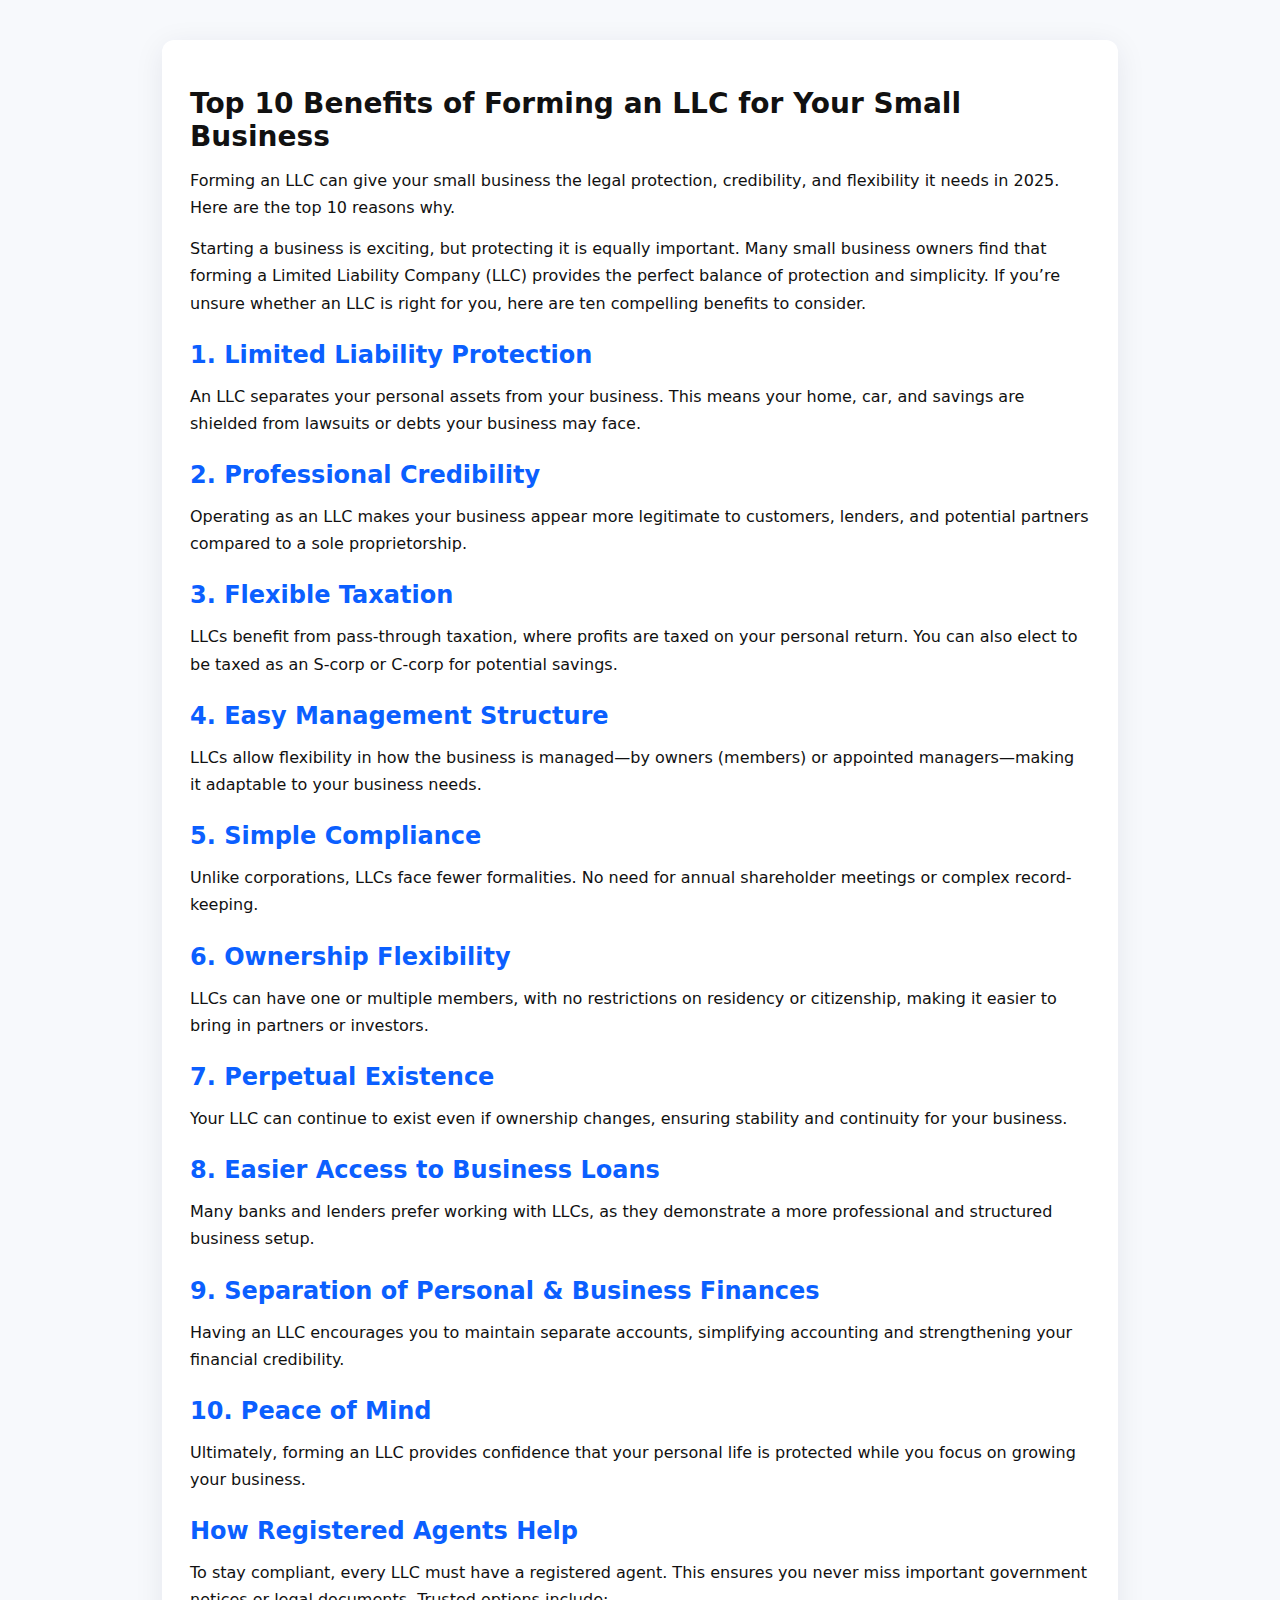
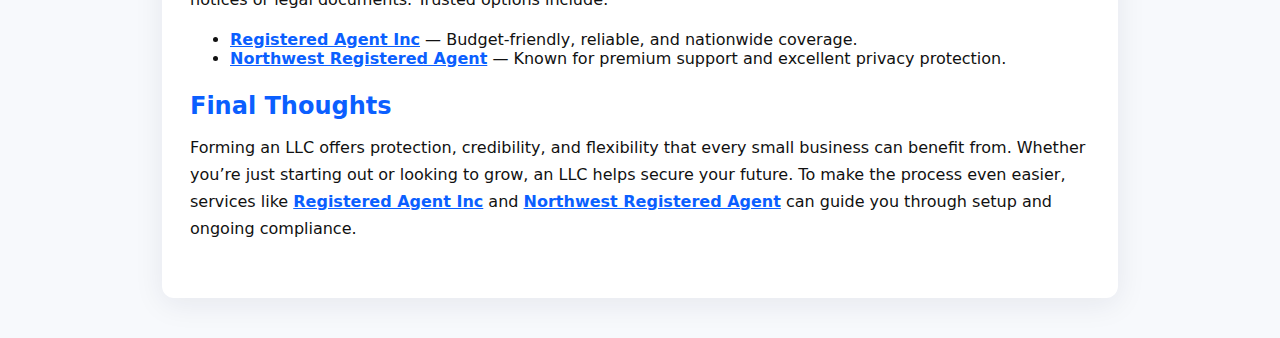
<file: blog4.html>
<!doctype html>
<html lang="en">
<head>
  <meta charset="utf-8" />
  <meta name="viewport" content="width=device-width,initial-scale=1" />
  <meta name="description" content="Discover the top 10 benefits of forming an LLC for your small business in 2025, from liability protection to tax flexibility." />
  <title>Top 10 Benefits of Forming an LLC for Your Small Business</title>
  <style>
    :root {
      --maxw: 900px;
      --accent: #0b5fff;
      --muted: #666;
      --bg: #f7f9fc;
      --card: #ffffff;
      --radius: 12px;
      font-family: Inter, ui-sans-serif, system-ui, -apple-system, "Segoe UI", Roboto, "Helvetica Neue", Arial;
    }
    body {
      margin: 0;
      background: var(--bg);
      color: #111;
      display: flex;
      justify-content: center;
      padding: 40px 16px;
    }
    .container {
      width: 100%;
      max-width: var(--maxw);
      background: var(--card);
      border-radius: var(--radius);
      box-shadow: 0 6px 30px rgba(20,30,60,.08);
      padding: 28px;
    }
    h1 { font-size: 28px; margin-bottom: 8px; }
    h2 { margin-top: 24px; margin-bottom: 10px; color: var(--accent); }
    h3 { margin-top: 18px; margin-bottom: 8px; }
    p { line-height: 1.7; margin: 14px 0; }
    ol { margin: 14px 0 20px 22px; }
    a.provider { color: var(--accent); font-weight: 600; text-decoration: underline; }
    footer { margin-top: 28px; color: var(--muted); font-size: 14px; }
  </style>
</head>
<body>
  <article class="container">
    <header>
      <h1>Top 10 Benefits of Forming an LLC for Your Small Business</h1>
      <p class="text-muted">Forming an LLC can give your small business the legal protection, credibility, and flexibility it needs in 2025. Here are the top 10 reasons why.</p>
    </header>

    <section>
      <p>Starting a business is exciting, but protecting it is equally important. Many small business owners find that forming a Limited Liability Company (LLC) provides the perfect balance of protection and simplicity. If you’re unsure whether an LLC is right for you, here are ten compelling benefits to consider.</p>
    </section>

    <h2>1. Limited Liability Protection</h2>
    <p>An LLC separates your personal assets from your business. This means your home, car, and savings are shielded from lawsuits or debts your business may face.</p>

    <h2>2. Professional Credibility</h2>
    <p>Operating as an LLC makes your business appear more legitimate to customers, lenders, and potential partners compared to a sole proprietorship.</p>

    <h2>3. Flexible Taxation</h2>
    <p>LLCs benefit from pass-through taxation, where profits are taxed on your personal return. You can also elect to be taxed as an S-corp or C-corp for potential savings.</p>

    <h2>4. Easy Management Structure</h2>
    <p>LLCs allow flexibility in how the business is managed—by owners (members) or appointed managers—making it adaptable to your business needs.</p>

    <h2>5. Simple Compliance</h2>
    <p>Unlike corporations, LLCs face fewer formalities. No need for annual shareholder meetings or complex record-keeping.</p>

    <h2>6. Ownership Flexibility</h2>
    <p>LLCs can have one or multiple members, with no restrictions on residency or citizenship, making it easier to bring in partners or investors.</p>

    <h2>7. Perpetual Existence</h2>
    <p>Your LLC can continue to exist even if ownership changes, ensuring stability and continuity for your business.</p>

    <h2>8. Easier Access to Business Loans</h2>
    <p>Many banks and lenders prefer working with LLCs, as they demonstrate a more professional and structured business setup.</p>

    <h2>9. Separation of Personal & Business Finances</h2>
    <p>Having an LLC encourages you to maintain separate accounts, simplifying accounting and strengthening your financial credibility.</p>

    <h2>10. Peace of Mind</h2>
    <p>Ultimately, forming an LLC provides confidence that your personal life is protected while you focus on growing your business.</p>

    <h2>How Registered Agents Help</h2>
    <p>To stay compliant, every LLC must have a registered agent. This ensures you never miss important government notices or legal documents. Trusted options include:</p>
    <ul>
      <li><a class="provider" href="https://tidd.ly/45ygiH1" target="_blank">Registered Agent Inc</a> — Budget-friendly, reliable, and nationwide coverage.</li>
      <li><a class="provider" href="https://tidd.ly/45ggeNs" target="_blank">Northwest Registered Agent</a> — Known for premium support and excellent privacy protection.</li>
    </ul>

    <h2>Final Thoughts</h2>
    <p>Forming an LLC offers protection, credibility, and flexibility that every small business can benefit from. Whether you’re just starting out or looking to grow, an LLC helps secure your future. To make the process even easier, services like <a class="provider" href="https://tidd.ly/45ygiH1" target="_blank">Registered Agent Inc</a> and <a class="provider" href="https://tidd.ly/45ggeNs" target="_blank">Northwest Registered Agent</a> can guide you through setup and ongoing compliance.</p>

    <footer>
    </footer>
  </article>
</body>
</html>
</file>
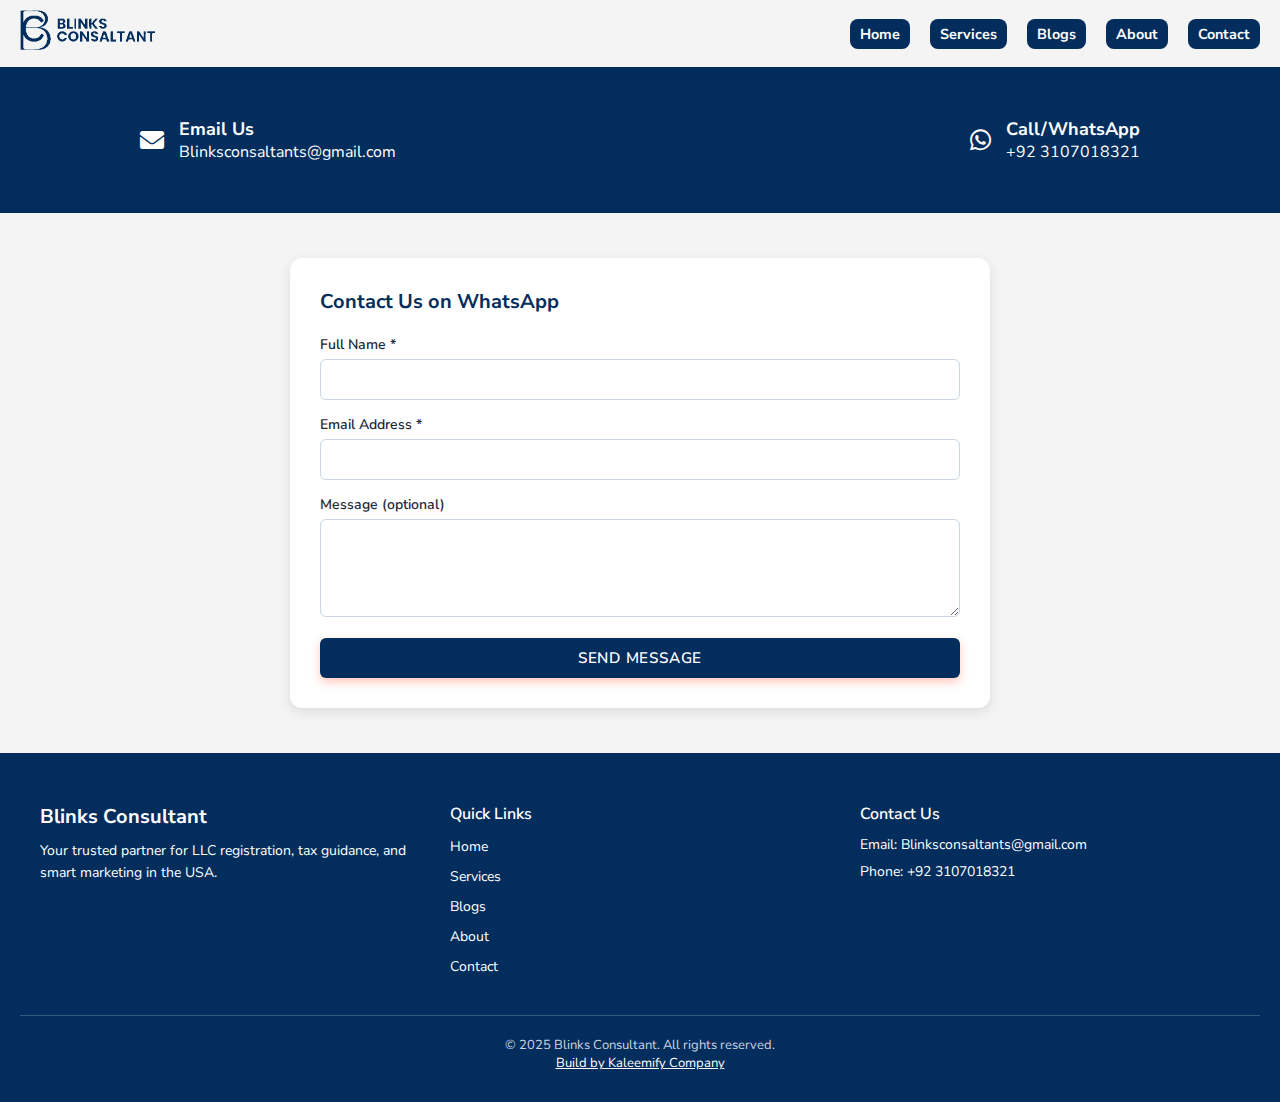
<file: contact.html>
<!DOCTYPE html>
<html lang="en">
<head>
      <meta charset="UTF-8" />
  <meta name="viewport" content="width=device-width, initial-scale=1.0" />
  <link rel="stylesheet" href="style.css">

  <link rel="preconnect" href="https://fonts.googleapis.com">
  <link rel="preconnect" href="https://fonts.gstatic.com" crossorigin>
  <link href="https://fonts.googleapis.com/css2?family=Nunito+Sans:ital,opsz,wght@0,6..12,200..1000;1,6..12,200..1000&display=swap" rel="stylesheet">
  <link rel="stylesheet" href="https://cdnjs.cloudflare.com/ajax/libs/font-awesome/5.15.3/css/all.min.css" />
    <title>Contact - Blinks Consaltant</title>
</head>
<body>
  <header>
    <div class="logo">
        <a href="index.html"><img src="assets/logo.png" alt="" height="40"></a> </div>
    <nav>
      <a href="index.html">Home</a>
      <a href="service.html">Services</a>
      <a href="blog.html">Blogs</a>
      <a href="about.html">About</a>
      <a href="contact.html">Contact</a>
    </nav>
    <div class="hamburger" id="hamburger">
      <div></div>
      <div></div>
      <div></div>
    </div>
  </header>

<!-- Contact Info Section -->
<section style="background-color: #022d5c; color: white; padding: 50px 20px;">
  <div style="max-width: 1000px; margin: auto; display: flex; flex-wrap: wrap; gap: 40px; align-items: center; justify-content: space-between;">
    
    <div style="display: flex; align-items: center; gap: 15px;">
      <i class="fas fa-envelope text-white" style="font-size: 24px;"></i>
      <div>
        <h4 style="margin: 0; font-size: 18px;">Email Us</h4>
        <p style="margin: 0;">Blinksconsaltants@gmail.com</p>
      </div>
    </div>
    
    <div style="display: flex; align-items: center; gap: 15px;">
      <i class="fab fa-whatsapp text-white" style="font-size: 24px;"></i>
      <div>
        <h4 style="margin: 0; font-size: 18px;">Call/WhatsApp</h4>
        <p style="margin: 0;">+92 3107018321</p>
      </div>
    </div>

  </div>
</section>


  <div class="form-container">
  <h2>Contact Us on WhatsApp</h2>
  <form id="whatsappForm">
    <div class="form-group">
      <label for="name">Full Name *</label>
      <input type="text" id="name" name="name" required />
      <div id="nameError" class="error"></div>
    </div>
    <div class="form-group">
      <label for="email">Email Address *</label>
      <input type="email" id="email" name="email" required />
      <div id="emailError" class="error"></div>
    </div>
    <div class="form-group">
      <label for="message">Message (optional)</label>
      <textarea id="message" name="message" rows="4"></textarea>
    </div>
    <button type="submit" class="btn">Send Message</button>
  </form>
</div>



    <footer class="site-footer">
  <div class="footer-container">
    <div class="footer-brand">
      <h3>Blinks Consultant</h3>
      <p>Your trusted partner for LLC registration, tax guidance, and smart marketing in the USA.</p>
    </div>

    <div class="footer-links">
      <h4>Quick Links</h4>
      <ul>
      <li><a href="index.html">Home</a></li>
      <li><a href="service.html">Services</a></li>
      <li><a href="blog.html">Blogs</a></li>
      <li><a href="about.html">About</a></li>
      <li><a href="contact.html">Contact</a></li>
      </ul>
    </div>

    <div class="footer-contact">
      <h4>Contact Us</h4>
      <p>Email: Blinksconsaltants@gmail.com</p>
      <p>Phone: +92 3107018321</p>
    </div>
  </div>

  <div class="footer-bottom">
    <p>&copy; 2025 Blinks Consultant. All rights reserved. <br>
      <a href="http://www.kaleemify.com/" style="color: white;">Build by Kaleemify Company</a>
    </p>
  </div>
</footer>
    <script>
      document.getElementById("whatsappForm").addEventListener("submit", function(e) {
        e.preventDefault();
        let name = document.getElementById("name").value;
        let email = document.getElementById("email").value;
        let message = document.getElementById("message").value;

        let subject = encodeURIComponent("New Contact Form Submission");
        let body = encodeURIComponent(
          "Full Name: " + name + "\n" +
          "Email: " + email + "\n" +
          "Message: " + message
        );

        window.location.href = "mailto:Blinksconsaltants@gmail.com?subject=" + subject + "&body=" + body;
      });
    </script>
</body>
</html>
</file>
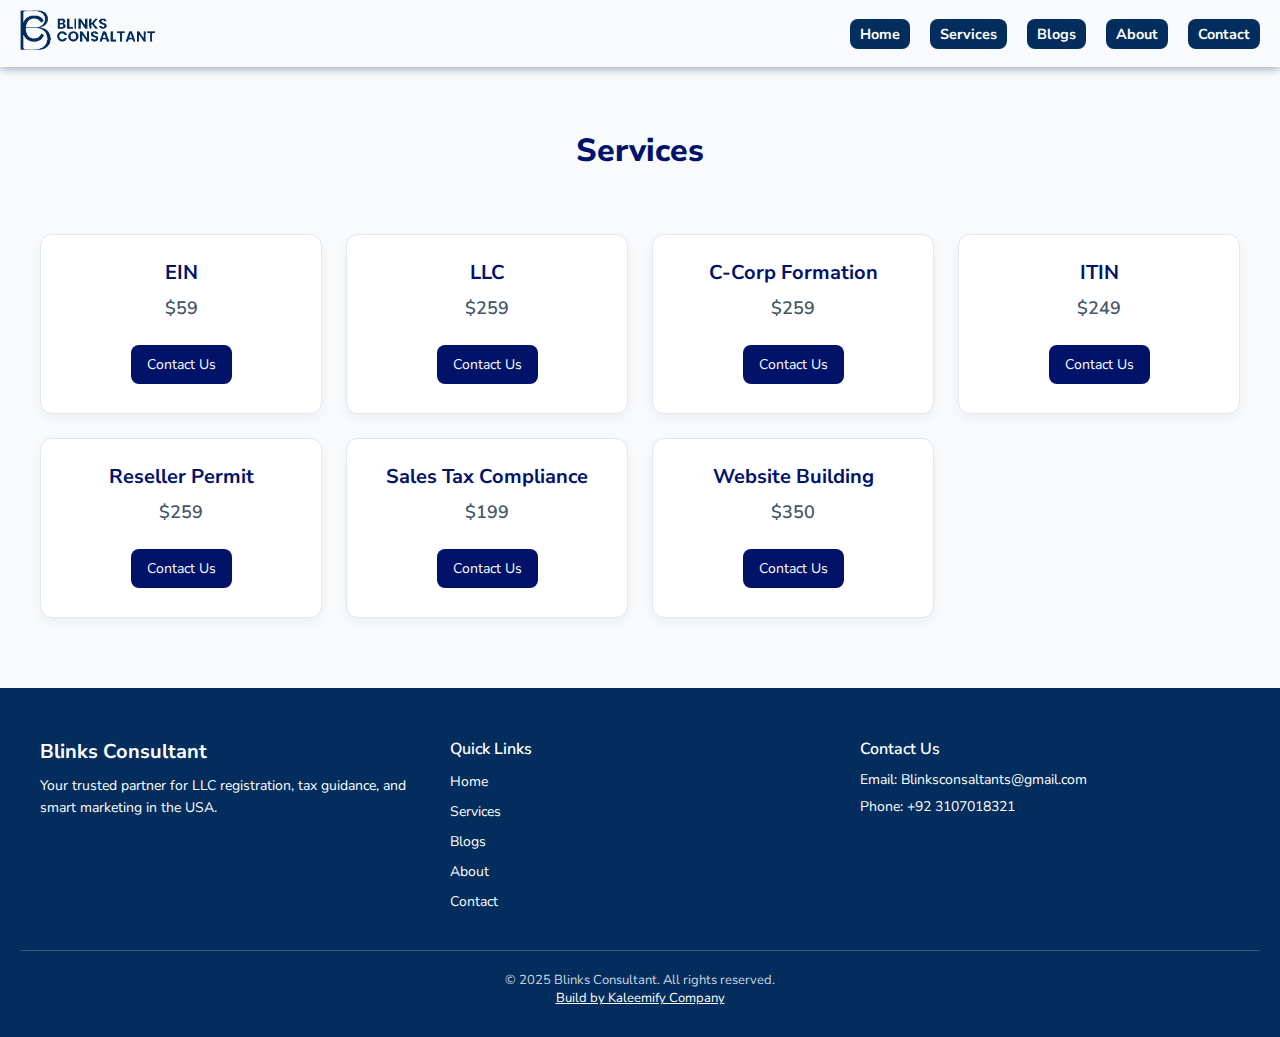
<file: service.html>
<!DOCTYPE html>
<html lang="en">
<head>
      <meta charset="UTF-8" />
  <meta name="viewport" content="width=device-width, initial-scale=1.0" />
  <link rel="stylesheet" href="style.css">

  <link rel="preconnect" href="https://fonts.googleapis.com">
  <link rel="preconnect" href="https://fonts.gstatic.com" crossorigin>
  <link href="https://fonts.googleapis.com/css2?family=Nunito+Sans:ital,opsz,wght@0,6..12,200..1000;1,6..12,200..1000&display=swap" rel="stylesheet">
  <link rel="stylesheet" href="https://cdnjs.cloudflare.com/ajax/libs/font-awesome/5.15.3/css/all.min.css" />
    <title>Services - Blinks Consaltant</title>
    <style>
        body {
  font-family: 'Inter', sans-serif;
  background-color: #f8fafc;
  margin: 0;
  padding: 0;
}

main {
  padding: 40px 20px;
}

main h1 {
  font-size: 32px;
  font-weight: 800;
  margin-bottom: 40px;
}

.services-container {
  display: grid;
  grid-template-columns: repeat(auto-fit, minmax(260px, 1fr));
  gap: 24px;
  max-width: 1200px;
  margin: 0 auto;
}

.service {
  background-color: #ffffff;
  border: 1px solid #e2e8f0;
  border-radius: 12px;
  padding: 24px;
  box-shadow: 0 4px 12px rgba(0, 0, 0, 0.05);
  text-align: center;
  transition: transform 0.3s ease, box-shadow 0.3s ease;
}

.service:hover {
  transform: translateY(-5px);
  box-shadow: 0 8px 24px rgba(0, 0, 0, 0.08);
}

.service h2 {
  font-size: 20px;
  color: #001369;
  margin-bottom: 10px;
}

.service p {
  font-size: 18px;
  font-weight: 600;
  color: #475569;
  margin-bottom: 20px;
}

.service button {
  background-color: #001369;
  color: white;
  padding: 10px 16px;
  margin: 5px;
  border: none;
  border-radius: 8px;
  font-size: 14px;
  cursor: pointer;
  transition: background 0.3s;
}

.service button:hover {
  background-color: #3344aa;
}

    </style>
</head>
<body>
  <header>
    <div class="logo">
        <a href="index.html"><img src="assets/logo.png" alt="" height="40"></a> </div>
    <nav>
      <a href="index.html">Home</a>
      <a href="service.html">Services</a>
      <a href="blog.html">Blogs</a>
      <a href="about.html">About</a>
      <a href="contact.html">Contact</a>
    </nav>
    <div class="hamburger" id="hamburger">
      <div></div>
      <div></div>
      <div></div>
    </div>
  </header>


    <main>
        <br>
        <center><h1 style="color: #001369;">Services</h1></center>
        <br>
        <div class="services-container">
            <div class="service reveal">
                <h2>EIN</h2>
                <p>$59</p>
                <a href="contact.html"><button>Contact Us</button></a>
            </div>
            <div class="service reveal">
                <h2>LLC</h2>
                <p>$259</p>
                <a href="contact.html"><button>Contact Us</button></a>
            </div>
            <div class="service reveal">
                <h2>C-Corp Formation</h2>
                <p>$259</p>
                <a href="contact.html"><button>Contact Us</button></a>
            </div>
            <div class="service reveal">
                <h2>ITIN</h2>
                <p>$249</p>
                <a href="contact.html"><button>Contact Us</button></a>
            </div>
            <div class="service reveal">
                <h2>Reseller Permit</h2>
                <p>$259</p>
                <a href="contact.html"><button>Contact Us</button></a>
            </div>
            <div class="service reveal">
                <h2>Sales Tax Compliance</h2>
                <p>$199</p>
                <a href="contact.html"><button>Contact Us</button></a>
            </div>
            <div class="service reveal">
                <h2>Website Building</h2>
                <p>$350</p>
                <a href="contact.html"><button>Contact Us</button></a>
            </div>
        </div>
    </main>




    <footer class="site-footer">
  <div class="footer-container">
    <div class="footer-brand">
      <h3>Blinks Consultant</h3>
      <p>Your trusted partner for LLC registration, tax guidance, and smart marketing in the USA.</p>
    </div>

    <div class="footer-links">
      <h4>Quick Links</h4>
      <ul>
      <li><a href="index.html">Home</a></li>
      <li><a href="service.html">Services</a></li>
      <li><a href="blog.html">Blogs</a></li>
      <li><a href="about.html">About</a></li>
      <li><a href="contact.html">Contact</a></li>
      </ul>
    </div>

    <div class="footer-contact">
      <h4>Contact Us</h4>
      <p>Email: Blinksconsaltants@gmail.com</p>
      <p>Phone: +92 3107018321</p>
    </div>
  </div>

  <div class="footer-bottom">
    <p>&copy; 2025 Blinks Consultant. All rights reserved. <br>
      <a href="http://www.kaleemify.com/" style="color: white;">Build by Kaleemify Company</a>
    </p>
  </div>
</footer>
    <script src="script.js"></script>
</body>
</html>
</file>
<file: style.css>
* {
    margin: 0;
    padding: 0;
    box-sizing: border-box;
    font-family: "Nunito Sans", sans-serif;
  }
:root {
    --theme: #022d5c;
    --primary-color: #022d5c;
    --secondary-color: #0457a0;
    --accent-color: #f8a51b;
    --light-color: #f8f9fa;
    --dark-color: #343a40;
    --text-color: #333;
    --text-light: #6c757d;
}
  body {
    background-color: #f4f4f4;
  }

  header {
    display: flex;
    justify-content: space-between;
    align-items: center;
    padding: 10px 20px;
    position: relative;
    z-index: 1000;
    box-shadow: 0px 0px 10px #06305c8a;
  }

  .logo {
    font-size: 1.2rem; 
    font-weight: bold;
  }

  nav {
    display: flex;
    gap: 20px; 
  }

  nav a {
    color: white;
    background-color: var(--theme);
    padding: 5px 10px;
    border-radius: 8px; 
    text-decoration: none;
    font-size: 0.9rem; 
    transition: all 0.19s ease-in-out;
    font-weight: 700;
  }

  nav a:hover {
    color: var(--theme);
    background-color: #cfe6ff;
  }

  .hamburger {
    display: none;
    flex-direction: column;
    gap: 5px;
    cursor: pointer;
    position: absolute; 
    top: 15px;
    right: 20px;
    z-index: 1002; 
  }

  .hamburger div {
    width: 22px;
    height: 2.5px; 
    background-color: rgb(0, 0, 0);
    border-radius: 2px;
  }

  .side-menu {
    position: fixed;
    top: 0;
    right: -100%;
    height: 100vh;
    width: 70%;
    background-color: #e7f3ff;
    display: flex;
    flex-direction: column;
    padding: 60px 20px;
    gap: 15px;
    transition: right 0.3s ease-in-out;
    z-index: 1001;
    align-items: flex-start; 
  }

  .side-menu.open {
    right: 0;
  }

  .side-menu a {
    color: var(--theme);
    text-decoration: none;
    font-size: 1.1rem; 
    font-weight: 700;
    margin-bottom: 10px; 
  }

  .close-btn {
    align-self: flex-end;
    font-size: 2rem; 
    cursor: pointer;
    color: var(--theme);
    font-weight: 800;
    margin-bottom: 20px; 
  }

  .overlay {
    position: fixed;
    top: 0;
    left: 0;
    width: 100%;
    height: 100%;
    background: rgba(0,0,0,0.5);
    display: none;
    z-index: 998;
  }

  .overlay.active {
    display: block;
  }
  .containerhero {
    position: relative;
    height: 70vh;
    width: 100%;
    overflow: hidden;
    display: flex;
    justify-content: center;
    align-items: center;
    text-align: center;
    padding: 0 1rem;
  }

  .containerhero .background-image {
    position: absolute;
    top: 0; left: 0; right: 0; bottom: 0;
    width: 100%;
    height: 100%;
    object-fit: cover;
    filter: brightness(0.4);
    z-index: 0;
  }

  .containerhero .content {
    position: relative;
    z-index: 1;
  }

  .containerhero h1 {
    font-weight: 800;
    font-size: 1.7rem; 
    line-height: 1.2;
    margin: 0;
    color: white;
  }

  @media (min-width: 640px) {
    .containerhero h1 {
      font-size: 2.75rem;
    }
  }

  @media (min-width: 768px) {
    .containerhero h1 {
      font-size: 3.5rem;
    }
  }

  .containerhero .confidence {
    display: inline-block;
    font-weight: 800;
    font-size: inherit;
    margin-left: 0.5rem;
    padding: 0 0.25rem;
    border-radius: 0.25rem;
    -webkit-text-fill-color: transparent;
    -webkit-background-clip: text;
    color: transparent;
    background-clip: text;
    -webkit-text-stroke: 1.5px white;
  }

  .containerhero p {
    margin-top: 1rem;
    font-weight: 400;
    font-size: 0.9rem; 
    max-width: 600px;
    margin-left: auto;
    margin-right: auto;
    line-height: 1.4;
    color: rgba(255, 255, 255, 0.842);
  }

  @media (min-width: 640px) {
    .containerhero p {
      font-size: 1.125rem;
    }
  }

  .containerhero button {
    margin-top: 1.5rem; 
    background-color: #003366;
    border: none;
    border-radius: 9999px;
    color: white;
    font-weight: 700;
    font-size: 1rem;
    padding: 0.6rem 1.5rem;
    cursor: pointer;
    transition: background-color 0.3s ease;
  }

  .containerhero button:hover {
    background-color: #004080;
  }
    .containerquality {
      margin: 0 auto;
      margin-top: 25px;
      max-width: 1200px;
      display: flex;
      flex-wrap: wrap;
      justify-content: center;
      align-items: center;
      gap: 20px;
    }

    .containerquality .card1 {
      background-color: #c7e9fc;
      border-radius: 12px;
      padding: 24px;
      display: flex;
      flex-direction: column;
      align-items: center;
      min-width: 250px;
      max-width: 340px;
      width: 90vw;
      flex: 1 1 200px;
      box-sizing: border-box;
    }

    .containerquality .card1 i {
      font-size: 48px;
      color: var(--theme); /* blue-600 */
      margin-bottom: 16px;
    }

    .containerquality .card1 p {
      text-align: center;
      font-weight: 600;
      color: #1f2937; /* gray-900 */
      font-size: 14px;
      line-height: 1.4;
    }
    .containerabout {
      max-width: 1200px;
      display: flex;
      gap: 32px;
      margin: 40px auto;
    }

    @media (max-width: 768px) {
      .containerabout {
        flex-direction: column;
        margin: 20px 20px;
      }
    }

    .left-section {
      background-color: var(--theme);
      border-radius: 12px;
      padding: 24px;
      box-shadow: 0 10px 15px rgba(0, 0, 0, 0.1);
      display: flex;
      flex-direction: column;
      justify-content: space-between;
      max-width: 400px;
      color: #fff;
    }

    .left-section h2 {
      font-size: 20px;
      font-weight: 800;
      margin-bottom: 12px;
    }

    .left-section p {
      font-size: 14px;
      font-weight: 600;
      line-height: 1.5;
    }

    .explore-btn {
      margin-top: 24px;
      padding: 10px 16px;
      border: 1px solid #ffffff;
      background: none;
      color: #ffffff;
      font-size: 14px;
      font-weight: 600;
      border-radius: 6px;
      cursor: pointer;
      width: max-content;
      transition: all 0.3s ease;
    }

    .explore-btn:hover {
      background-color: #ffffff;
      color: var(--theme);
    }

    .right-section {
      flex: 1;
    }

    .right-section h2 {
      font-size: 24px;
      font-weight: 800;
      color: #000000;
      margin-bottom: 12px;
    }

    .right-section p {
      font-size: 14px;
      font-weight: 600;
      color: #1E293B;
      line-height: 1.6;
      max-width: 600px;
    }

    .view-link {
      margin-top: 16px;
      display: inline-block;
      color:  var(--theme);
      font-size: 14px;
      font-weight: 800;
      text-transform: uppercase;
      letter-spacing: 0.5px;
      text-decoration: none;
    }

    .view-link:hover {
      text-decoration: underline;
    }

    .containerservice {
      display: flex;
      flex-wrap: wrap;
      gap: 30px;
      max-width: 1200px;
      width: 100%;
      justify-content: center;
      margin: 40px auto;
    }
    .card {
      background: white;
      border-radius: 15px;
      box-shadow: 0 8px 20px rgba(0,0,0,0.1);
      flex: 1 1 300px;
      max-width: 350px;
      display: flex;
      flex-direction: column;
      padding: 30px 25px 40px;
      position: relative;
      transition: transform 0.3s ease;
    }
    .card:hover {
      transform: translateY(-10px);
      box-shadow: 0 15px 30px rgba(0,0,0,0.15);
    }
    .card.hot {
      background: var(--theme);
      color: white;
      margin: 0px 20px;
      max-width: 400px;
      flex: 1 1 400px;
    }
    .badge {
      position: absolute;
      top: 20px;
      right: 20px;
      background: #466fad;
      color: black;
      font-weight: 700;
      font-size: 11px;
      padding: 4px 10px;
      border-radius: 0 0 0 8px;
      user-select: none;
      letter-spacing: 0.05em;
    }
    .title {
      font-size: 1.6rem;
      font-weight: 700;
      margin-bottom: 15px;
      line-height: 1.2;
    }
    .price {
      font-weight: 700;
      font-size: 1.1rem;
      margin-bottom: 20px;
      opacity: 0.9;
    }
    .features {
      list-style: none;
      padding: 0;
      margin: 0 0 30px 0;
      font-weight: 600;
      font-size: 0.9rem;
      line-height: 1.4;
      color: inherit;
    }
    .features li {
      margin-bottom: 10px;
      position: relative;
      padding-left: 22px;
    }
    .features li::before {
      content: "✓";
      position: absolute;
      left: 0;
      top: 0;
      color: var(--theme);
      font-weight: 700;
      font-size: 1rem;
      line-height: 1;
    }
    .card.hot .features li::before {
      color: white;
    }
    .btn {
      align-self: center;
      padding: 12px 30px;
      font-weight: 700;
      font-size: 0.95rem;
      border-radius: 30px;
      cursor: pointer;
      border: 2px solid var(--theme);
      background: transparent;
      color: var(--theme);
      transition: all 0.3s ease;
      text-transform: uppercase;
      letter-spacing: 0.05em;
      user-select: none;
      box-shadow: 0 4px 10px rgba(255,74,31,0.3);
    }
    .btn:hover {
      background: var(--theme);
      color: white;
      box-shadow: 0 6px 15px rgba(31, 83, 255, 0.6);
    }
    .card.hot .btn {
      background: white;
      color: var(--theme);
      border: none;
      box-shadow: 0 4px 10px rgba(255,255,255,0.5);
      width: 100%;
      max-width: 220px;
      font-size: 1rem;
      padding: 14px 0;
      border-radius: 40px;
      margin-top: auto;
    }
    .card.hot .btn:hover {
      background: #ffe6dc;
      box-shadow: 0 6px 15px rgba(255,230,220,0.8);
      color: var(--theme);
    }
    .testimonials-section {
    background-color: #f8fafc;
    padding: 60px 20px;
    text-align: center;
  }

  .section-title {
    font-size: 28px;
    font-weight: 800;
    color: #022d5c;
    margin-bottom: 40px;
  }

  .testimonials-container {
    display: grid;
    grid-template-columns: 1fr;
    gap: 24px;
    max-width: 1200px;
    margin: 0 auto;
  }

  @media (min-width: 768px) {
    .testimonials-container {
      grid-template-columns: repeat(3, 1fr);
    }
  }

  .testimonial-card {
    background-color: #ffffff;
    border: 1px solid #e2e8f0;
    border-radius: 10px;
    padding: 24px;
    box-shadow: 0 6px 12px rgba(0, 0, 0, 0.05);
    transition: transform 0.3s ease;
  }

  .testimonial-card:hover {
    transform: translateY(-5px);
  }

  .testimonial-text {
    font-size: 15px;
    font-weight: 500;
    color: #334155;
    margin-bottom: 16px;
  }

  .client-name {
    font-weight: bold;
    color: var(--theme);
    font-size: 14px;
    margin-top: 8px;
  }
  .containerstep {
      max-width: 1200px;
      margin: 0 auto;
      display: flex;
      gap: 40px;
    }
    @media (max-width: 640px) {
      .containerstep {
        flex-direction: column;
        gap: 40px;
        margin: 20px 20px;
      }
    }
    .containerstep .image-wrapper {
      position: relative;
      width: 100%;
      max-width: 280px;
      flex-shrink: 0;
    }
    .containerstep .image-wrapper img {
      width: 100%;
      height: auto;
      border-radius: 16px;
      display: block;
      background-color: #0b1f3f; /* dark blue background behind image */
      object-fit: cover;
    }
    .containerstep .revenue-box {
      position: absolute;
      top: 16px;
      left: 16px;
      background: #fff;
      border-radius: 16px;
      box-shadow: 0 2px 8px rgb(0 0 0 / 0.1);
      width: 140px;
      padding: 12px 16px;
      text-align: center;
      font-feature-settings: "tnum";
    }
    .containerstep .revenue-box p:first-child {
      font-weight: 600;
      font-size: 0.875rem;
      color: #0b1f3f; /* dark blue text */
      margin: 0;
    }
    .containerstep .revenue-box p:last-child {
      font-weight: 800;
      font-size: 1.125rem;
      color: #0b1f3f; /* dark blue text */
      margin: 4px 0 0;
      line-height: 1;
    }
    .containerstep .content {
      flex: 1;
    }
    .containerstep .highlight-text {
      font-weight: 800;
      font-size: 0.75rem;
      color: #0b1f3f; /* dark blue */
      text-transform: uppercase;
      margin-bottom: 4px;
      letter-spacing: 0.1em;
    }
    .containerstep h1 {
      font-weight: 800;
      font-size: 1.75rem;
      color: #0b1f3f;
      margin: 0 0 12px 0;
      line-height: 1.2;
    }
    @media (min-width: 640px) {
      .containerstep h1 {
        font-size: 2.25rem;
      }
    }
    .containerstep .intro-text {
      font-weight: 600;
      margin-bottom: 32px;
      max-width: 600px;
      color: #4b5563;
    }
    .containerstep .step {
      display: flex;
      gap: 16px;
      max-width: 600px;
      margin-bottom: 32px;
      align-items: flex-start;
    }
    .containerstep .step:last-child {
      margin-bottom: 0;
    }
    .containerstep .icon-circle {
      background-color: #0b1f3f; /* dark blue */
      color: white;
      width: 40px;
      height: 40px;
      border-radius: 9999px;
      display: flex;
      align-items: center;
      justify-content: center;
      font-size: 18px;
      flex-shrink: 0;
      margin-top: 4px;
    }
    .containerstep .step-content h2 {
      font-weight: 800;
      font-size: 1rem;
      color: #0b1f3f;
      margin: 0 0 6px 0;
      line-height: 1.2;
    }
    .containerstep .step-content p {
      font-weight: 600;
      margin: 0;
      color: #4b5563;
      line-height: 1.4;
    }
    .form-container {
  background-color: #fff;
  padding: 30px;
  border-radius: 12px;
  box-shadow: 0 4px 12px rgba(0,0,0,0.1);
  width: 100%;
  margin: 45px auto;
  max-width: 700px;
}

.form-container h2 {
  margin-bottom: 20px;
  color: #022d5c;
  font-size: 20px;
}

.form-container .form-group {
  margin-bottom: 15px;
}

.form-container label {
  font-weight: 600;
  display: block;
  margin-bottom: 5px;
  font-size: 14px;
  color: #1f2937;
}

.form-container input,
.form-container textarea {
  width: 100%;
  padding: 10px;
  border: 1px solid #cbd5e1;
  border-radius: 6px;
  font-size: 14px;
}

.form-container textarea {
  resize: vertical;
}

.form-container .btn {
  background-color: #022d5c;
  color: white;
  padding: 10px 16px;
  border: none;
  border-radius: 6px;
  font-weight: 600;
  cursor: pointer;
  width: 100%;
  transition: background 0.3s;
}

.form-container .btn:hover {
  background-color: #031c3e;
}

.form-container .error {
  color: red;
  font-size: 13px;
  margin-top: 5px;
}

     .site-footer {
    background-color: #022d5c;
    color: #ffffff;
    padding: 50px 20px 30px;
    font-family: 'Inter', sans-serif;
    margin-top: 30px;
  }

  .footer-container {
    display: flex;
    flex-wrap: wrap;
    justify-content: space-between;
    max-width: 1200px;
    margin: 0 auto;
    gap: 30px;
  }

  .footer-brand,
  .footer-links,
  .footer-contact {
    flex: 1 1 250px;
    min-width: 250px;
  }

  .footer-brand h3 {
    font-size: 20px;
    font-weight: 700;
    margin-bottom: 10px;
  }

  .footer-brand p {
    font-size: 14px;
    line-height: 1.6;
  }

  .footer-links h4,
  .footer-contact h4 {
    font-size: 16px;
    margin-bottom: 10px;
    font-weight: 600;
  }

  .footer-links ul {
    list-style: none;
    padding: 0;
  }

  .footer-links ul li {
    margin-bottom: 8px;
  }

  .footer-links ul li a {
    color: #ffffff;
    text-decoration: none;
    font-size: 14px;
    transition: color 0.3s ease;
  }

  .footer-links ul li a:hover {
    color: #FF4513;
  }

  .footer-contact p {
    font-size: 14px;
    margin-bottom: 8px;
  }

  .footer-bottom {
    text-align: center;
    margin-top: 30px;
    border-top: 1px solid #ffffff33;
    padding-top: 20px;
    font-size: 13px;
    color: #cbd5e1;
  }

  @media (max-width: 768px) {
    .footer-container {
      flex-direction: column;
      align-items: flex-start;
    }

    .footer-bottom {
      text-align: left;
    }
  }
    @media (max-width: 900px) {
      .containerservice {
        flex-direction: column;
        align-items: center;
      }
      .card, .card.hot {
        max-width: 100%;
        flex: none;
      }
    }
    @media (max-width: 640px) {
      .containerquality .card {
        width: 170px;
      }
    }
  @media (max-width: 768px) {
    nav {
      display: none; 
    }

    .hamburger {
      display: flex;
    }
  }

  @media (min-width: 769px) {
    .side-menu {
      display: none !important; 
    }

    .overlay {
      display: none !important;
    }
  }
</file>
